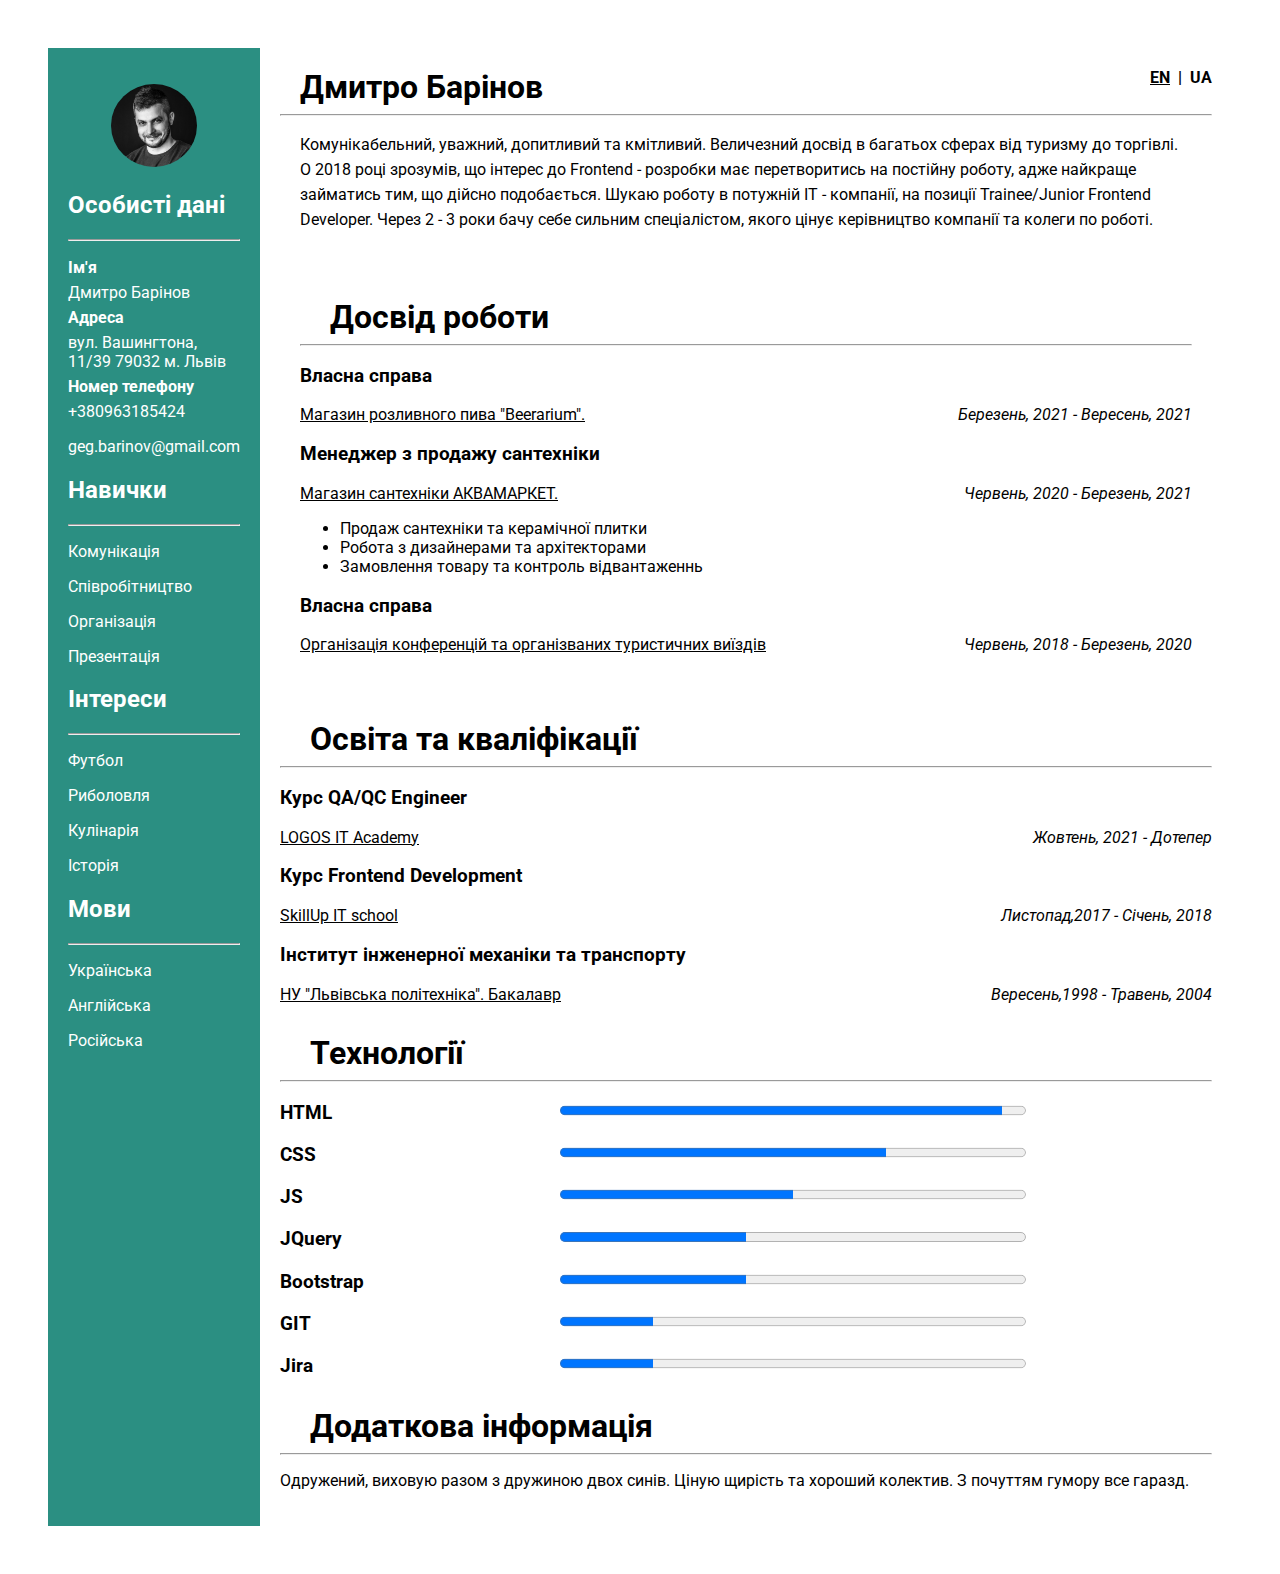
<file: index.html>
<!DOCTYPE html>
<html lang="en">
<head>
    <meta charset="UTF-8">
    <title>myCV</title>
    <link rel="stylesheet" href="css/style.css">
    <link rel="preconnect" href="https://fonts.googleapis.com">
    <link rel="preconnect" href="https://fonts.gstatic.com" crossorigin>
    <link href="https://fonts.googleapis.com/css2?family=Roboto:wght@300&display=swap" rel="stylesheet">
    <link href="https://fonts.googleapis.com/css2?family=Roboto:ital,wght@0,300;1,300&display=swap" rel="stylesheet">
</head>
<body>
    <aside>
        <p class="img-wrapper">
            <img src="images/myphoto.png" alt="">
        </p>
        <h2>Особисті дані</h2>
        <hr>
        <br>
        <h4>Ім'я</h4>
        <p>Дмитро Барінов</p>
        <h4>Адреса</h4>
        <p>вул. Вашингтона, 11/39 79032 м. Львів</p>
        <h4>Номер телефону</h4>
        <p>+380963185424</p>

        <p>geg.barinov@gmail.com</p>

        <h2>Навички</h2>
        <hr>
        <p>Комунікація</p>

        <p>Співробітництво</p>

        <p>Організація</p>

        <p>Презентація</p>

        <h2>Інтереси</h2>
        <hr>
        <p>Футбол</p>
        <p>Риболовля</p>
        <p>Кулінарія</p>
        <P>Історія</P>

        <h2>Мови</h2>
        <hr>
        <p>Українська</p>
        <p>Англійська</p>
        <p>Російська</p>
    </aside>
    <section>

        <header>

            <span class="switch"><a href="HTML/index_en.html"><u>EN</u></a> &nbsp;|&nbsp; <a href="index.html">UA</a></span>
            <h1>
                Дмитро Барінов
            </h1>

            <hr>
            <article>

                <p>
                    Комунікабельний, уважний, допитливий та кмітливий. Величезний досвід в багатьох сферах від туризму
                    до торгівлі. О 2018 році зрозумів, що інтерес до Frontend - розробки має перетворитись на постійну роботу,
                    адже найкраще займатись тим, що дійсно подобається. Шукаю роботу в потужній ІТ - компанії, на позиції
                    Trainee/Junior Frontend Developer. Через 2 - 3 роки бачу себе сильним спеціалістом, якого цінує керівництво
                    компанії та колеги по роботі.
                </p>

            </article>
        </header>
        <section class="main-section">

            <h1>
                Досвід роботи
            </h1>
            <hr>
            <h3>Власна справа</h3>
            <span>Березень, 2021 - Вересень, 2021</span>
            <p>Магазин розливного пива "Beerarium".</p>
            <h3>Менеджер з продажу сантехніки</h3>
            <span>Червень, 2020 - Березень, 2021</span>
            <p>Магазин сантехніки АКВАМАРКЕТ.</p>
            <ul>
                <li>Продаж сантехніки та керамічної плитки</li>
                <li>Робота з дизайнерами та архітекторами</li>
                <li>Замовлення товару та контроль відвантаженнь</li>
            </ul>
            <h3>Власна справа</h3>
            <span>Червень, 2018 - Березень, 2020</span>
            <p>Організація конференцій та організваних туристичних виїздів</p>

        </section>

        <footer>

                <h1>
                    Освіта та кваліфікації
                </h1>
                <hr>
                <h3>Курс QA/QC Engineer</h3>
                <span>Жовтень, 2021 - Дотепер</span>
                <p class="dotted-underline-text ">LOGOS IT Academy</p>
                <h3>Курс Frontend Development</h3>
                <span>Листопад,2017  - Січень, 2018</span>
                <p class="dotted-underline-text ">SkillUp IT school</p>
                <h3>Інститут інженерної механіки та транспорту</h3>
                <span>Вересень,1998  - Травень, 2004</span>
                <p class="dotted-underline-text ">НУ "Львівська політехніка". Бакалавр</p>

                <h1>
                    Технології
                </h1>
                <hr>
                <p class="tech">HTML <progress value="95" max="100"></progress></p>

                <p class="tech">CSS <progress value="70" max="100"></progress></p>
                <p class="tech">JS <progress value="50" max="100"></progress></p>
                <p class="tech">JQuery <progress value="40" max="100"></progress></p>
                <p class="tech">Bootstrap <progress value="40" max="100"></progress></p>
                <p class="tech">GIT <progress value="20" max="100"></progress></p>
                <p class="tech">Jira <progress value="20" max="100"></progress></p>

                <h1>
                    Додаткова інформація
                </h1>
                <hr>
                <p>
                    Одружений, виховую разом з дружиною двох синів. Ціную щирість та хороший колектив.
                    З почуттям гумору все гаразд.
                </p>


        </footer>

    </section>

    <button id="toTop" onclick="scrollToTop();"><img src="images/up_arrow_icon.svg" alt=""></button>


<script src="js/main.js"></script>
</body>
</html>
</file>
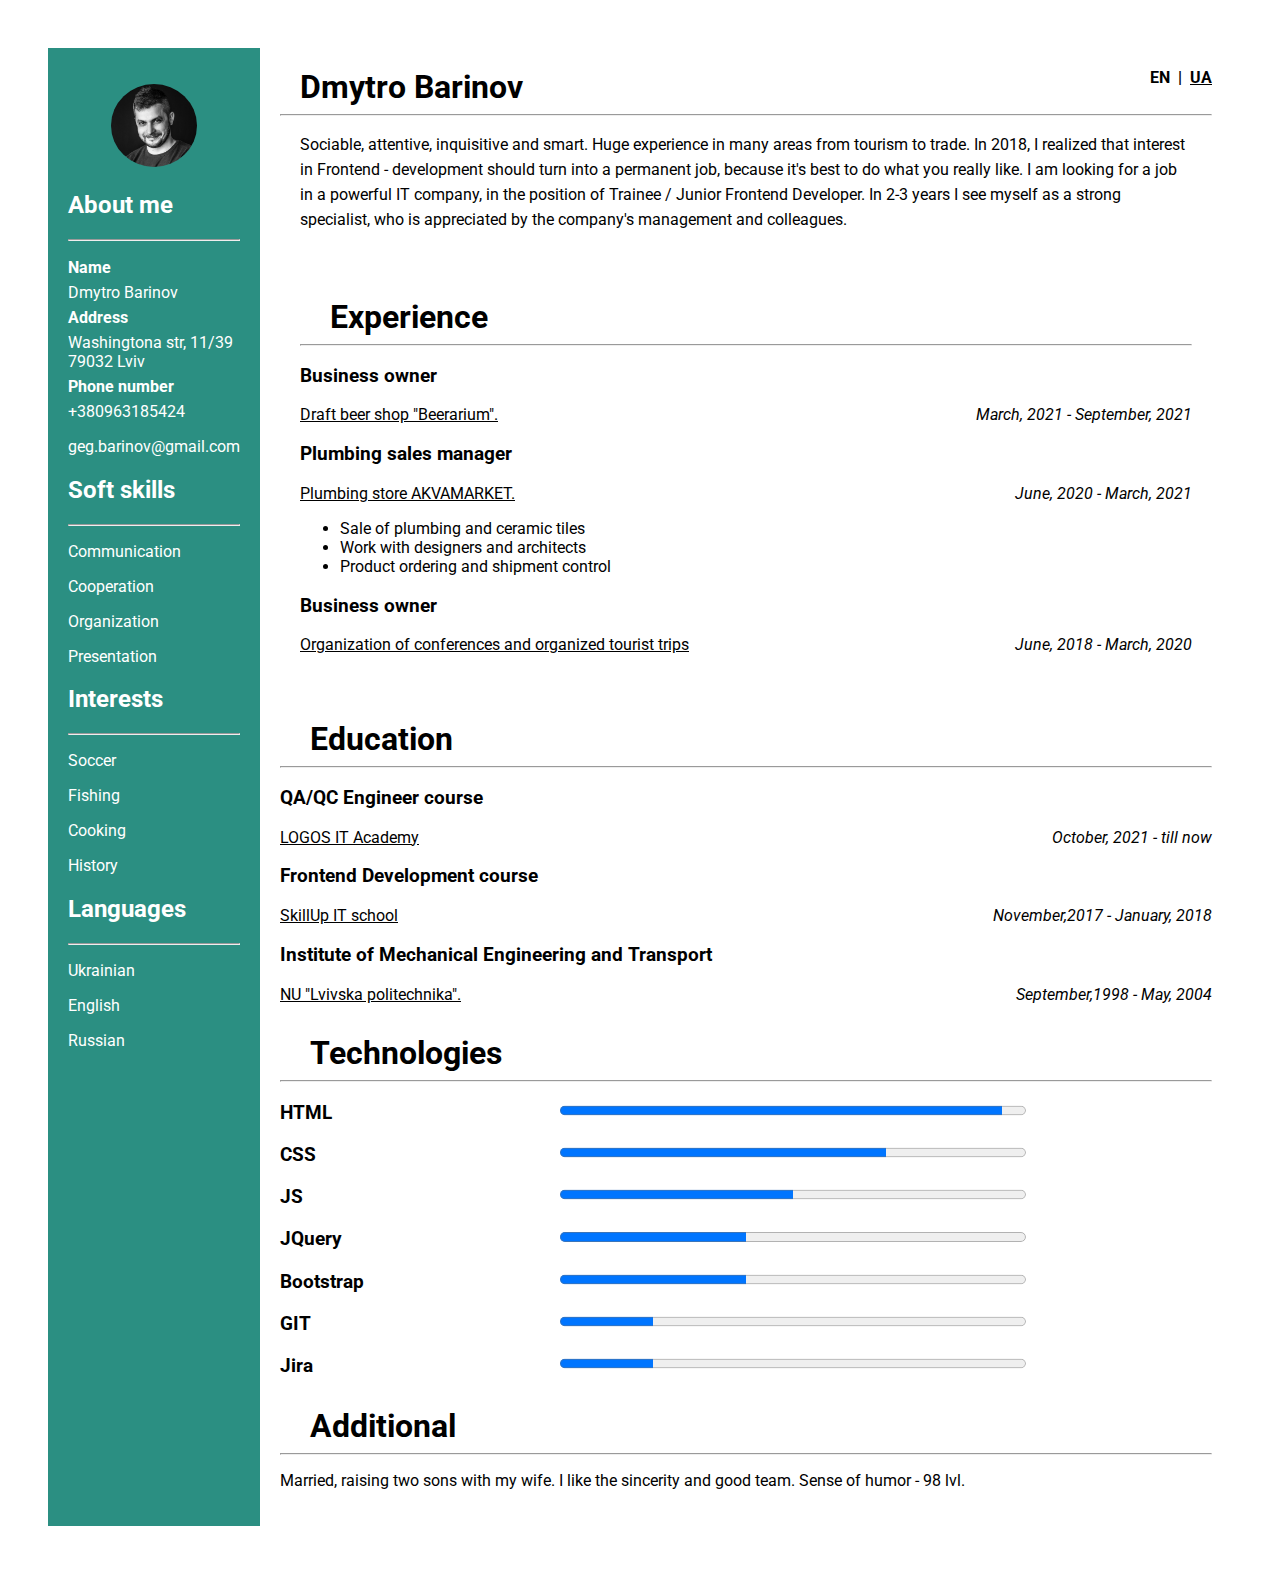
<file: HTML/index_en.html>
<!DOCTYPE html>
<html lang="en">
<head>
    <meta charset="UTF-8">
    <title>myCV</title>
    <link rel="stylesheet" href="../css/style.css">
    <link rel="preconnect" href="https://fonts.googleapis.com">
    <link rel="preconnect" href="https://fonts.gstatic.com" crossorigin>
    <link href="https://fonts.googleapis.com/css2?family=Roboto:wght@300&display=swap" rel="stylesheet">
    <link href="https://fonts.googleapis.com/css2?family=Roboto:ital,wght@0,300;1,300&display=swap" rel="stylesheet">
</head>
<body>
<aside>
    <p class="img-wrapper">
        <img src="../images/myphoto.png" alt="">
    </p>
    <h2>About me</h2>
    <hr>
    <br>
    <h4>Name</h4>
    <p>Dmytro Barinov</p>
    <h4>Address</h4>
    <p>Washingtona str, 11/39 79032 Lviv</p>
    <h4>Phone number</h4>
    <p>+380963185424</p>

    <p>geg.barinov@gmail.com</p>

    <h2>Soft skills</h2>
    <hr>
    <p>Communication</p>

    <p>Cooperation</p>

    <p>Organization</p>

    <p>Presentation</p>

    <h2>Interests</h2>
    <hr>
    <p>Soccer</p>
    <p>Fishing</p>
    <p>Cooking</p>
    <P>History</P>

    <h2>Languages</h2>
    <hr>
    <p>Ukrainian</p>
    <p>English</p>
    <p>Russian</p>
</aside>
<section>

    <header>

        <span class="switch"><a href="index_en.html">EN</a> &nbsp;|&nbsp; <a href="../index.html"><u>UA</u></a></span>
        <h1>
            Dmytro Barinov
        </h1>

        <hr>
        <article>

            <p>
                Sociable, attentive, inquisitive and smart. Huge experience in many areas from tourism to trade.
                In 2018, I realized that interest in Frontend - development should turn into a permanent job, because
                it's best to do what you really like. I am looking for a job in a powerful IT company, in the position
                of Trainee / Junior Frontend Developer. In 2-3 years I see myself as a strong specialist,
                who is appreciated by the company's management and colleagues.
            </p>

        </article>
    </header>
    <section class="main-section">

        <h1>
            Experience
        </h1>
        <hr>
        <h3>Business owner</h3>
        <span>March, 2021 - September, 2021</span>
        <p>Draft beer shop "Beerarium".</p>
        <h3>Plumbing sales manager</h3>
        <span>June, 2020 - March, 2021</span>
        <p>Plumbing store AKVAMARKET.</p>
        <ul>
            <li>Sale of plumbing and ceramic tiles</li>
            <li>Work with designers and architects</li>
            <li> Product ordering and shipment control</li>
        </ul>
        <h3>Business owner</h3>
        <span>June, 2018 - March, 2020</span>
        <p>Organization of conferences and organized tourist trips</p>

    </section>

    <footer>

        <h1>
            Education
        </h1>
        <hr>
        <h3>QA/QC Engineer course</h3>
        <span>October, 2021 - till now</span>
        <p class="dotted-underline-text ">LOGOS IT Academy</p>
        <h3>Frontend Development course</h3>
        <span>November,2017  - January, 2018</span>
        <p class="dotted-underline-text ">SkillUp IT school</p>
        <h3>Institute of Mechanical Engineering and Transport</h3>
        <span>September,1998  - May, 2004</span>
        <p class="dotted-underline-text ">NU "Lvivska politechnika". </p>

        <h1>
            Technologies
        </h1>
        <hr>
        <p class="tech">HTML <progress value="95" max="100"></progress></p>
        <p class="tech">CSS <progress value="70" max="100"></progress></p>
        <p class="tech">JS <progress value="50" max="100"></progress></p>
        <p class="tech">JQuery <progress value="40" max="100"></progress></p>
        <p class="tech">Bootstrap <progress value="40" max="100"></progress></p>
        <p class="tech">GIT <progress value="20" max="100"></progress></p>
        <p class="tech">Jira <progress value="20" max="100"></progress></p>

        <h1>
            Additional
        </h1>
        <hr>
        <p>
            Married, raising two sons with my wife. I like the sincerity and good team.
            Sense of humor - 98 lvl.
        </p>


    </footer>

</section>

<button id="toTop" onclick="scrollToTop();"><img src="../images/up_arrow_icon.svg" alt=""></button>


<script src="../js/main.js"></script>
</body>
</html>
</file>
<file: css/style.css>
body{
    display: flex;
    padding: 40px;
    font-family: 'Roboto', sans-serif;
}
section, aside{
    padding: 20px;
}

aside{
    width: 300px;
    background-color: #2B8F82;
    color: white;
}
aside h4{
    margin: -10px 0;
}
img{
    object-fit: cover;
    width: 50%;
    height: auto;
    border-radius: 50%;
}
.img-wrapper{
    text-align: center;
}
a{
    text-decoration: none;
    color: black;
}
a:hover{
    color: blue;
}
nav li{
    list-style-type: none;
    margin-bottom: 20px;
}
span, progress{
    display: inline-block;
    float: right;
    font-style: italic;

}
section h1{
    margin: 30px 0 0 30px ;
}
.dotted-underline-text{
    text-decoration: underline;
}
progress{
    margin-right: 20%;
    width: 50%;
}
.main-section p{
    text-decoration: underline;
}
article, header h1{
    margin: 0 20px;
}
article p{
    line-height: 25px;
}
.tech {
    font-weight: bolder;
    font-size: larger;
}
#toTop{
    display: none;
    height: 40px;
    width: 40px;
    background-color: #2B8F82;
    border-radius: 20%;
    position: fixed;
    bottom: 40px;
    right: 40px;
}
#toTop:hover{
    height: 42px;
    width: 42px;
}
.switch{
    display: inline-block;
    float: right;
    font-style: normal;
    font-weight: bold;
}

@media screen and (max-device-width: 800px){
    body{
        display: block;
        padding: 0;
    }
    aside{
        width: 100%;
    }

    img{
        width: 30%;
    }
    a{
        color: white;
        font-size: larger;
    }

    .switch{
        display: block;
        position: absolute;
        top: 70px;
        left: 70px;
        font-style: normal;
        font-weight: 900;
        font-size: x-large;
        color: white;
    }

}
@media screen and (max-device-width: 900px){
    span,progress{
    display: block;
    float: none;
    }
    progress{
        width: 70%;
        height: 20px;
    }
    body{
        padding: 0 0 40px 0;
    }



}
</file>
